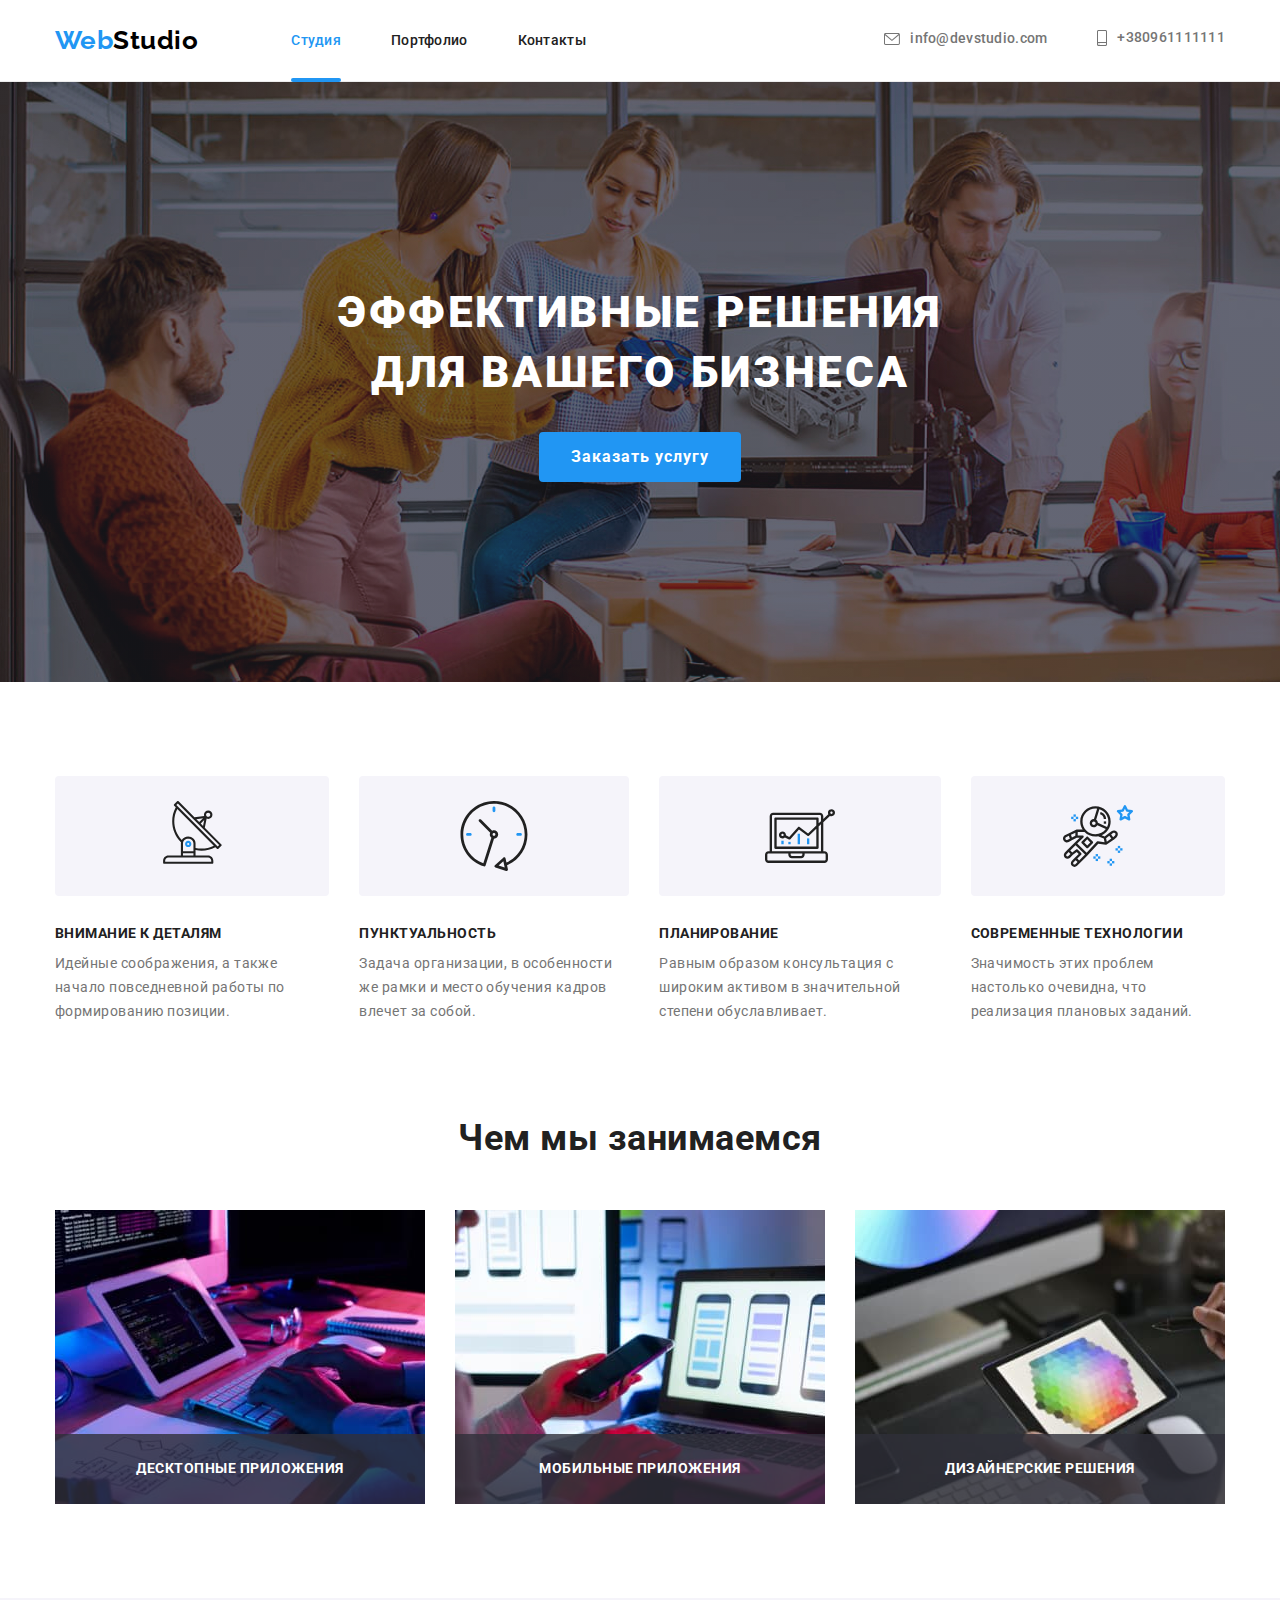
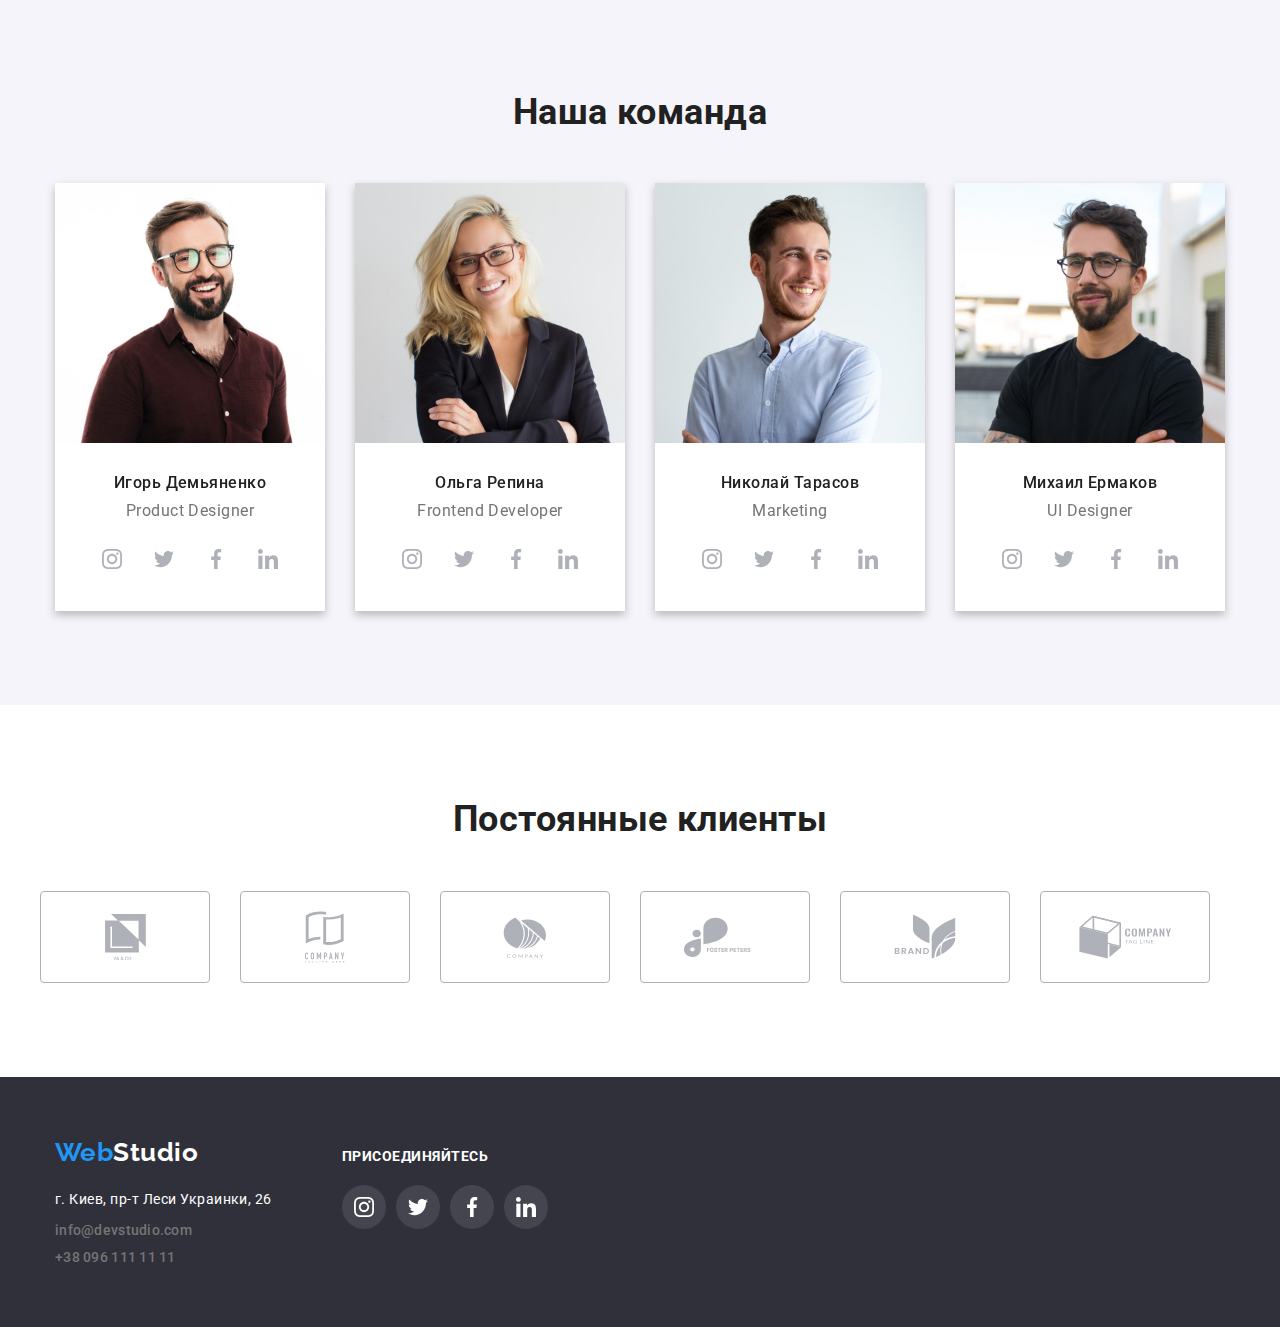
<file: index.html>
<!DOCTYPE html>
<html lang="ru">
<head>
    <meta charset="UTF-8">
    <meta http-equiv="X-UA-Compatible" content="IE=edge">
    <meta name="viewport" content="width=device-width, initial-scale=1.0">
    <title>Document</title>
    <link rel="preconnect" href="https://fonts.gstatic.com">
    <link href="https://fonts.googleapis.com/css2?family=Raleway:wght@700&family=Roboto:wght@400;500;700;900&display=swap" rel="stylesheet">
    <link
    rel="stylesheet"
    href="https://cdnjs.cloudflare.com/ajax/libs/animate.css/4.1.1/animate.min.css"/>
    <link rel="stylesheet" href="https://cdnjs.cloudflare.com/ajax/libs/modern-normalize/1.0.0/modern-normalize.min.css">
    <link rel="stylesheet" href="./css/styles.css">
</head>
<body>
    <!-- Шапка профиля -->
    <header class="header">
        <div class="container header-container">
        <nav class="navigation">
            <a class="logo underline animate__swing animate__animated" href="./index.html"> Web<span class="black-logo">Studio</span></a>
            <ul class="list menu">
                <li class="menu-item">
                    <a class="nav-link current underline" href="./index.html">Студия</a>
                </li>
                <li class="menu-item">
                    <a class="nav-link underline " href="./portfolio.html">Портфолио</a>
                </li>
                <li class="menu-item">
                    <a class="nav-link underline " href="">Контакты</a>
                </li>
            </ul>
        </nav>
        <!-- Адрес -->
        <ul class="social list">
            <li class="menu-item">
               
                <a class="social-links underline" href="mailto:info@devstudio.com">
                     <svg class="icon-header"  width="16px" height="12px">
                        <use href="./images/symbol.svg#icon-envelope"> </use>
                    </svg>
                    info@devstudio.com
                </a>
            </li>
            <li class="menu-item">
            
                <a class="social-links underline" href="tel:+380961111111">
                    <svg class="icon-header" width="10px" height="16px">
                    <use href="./images/symbol.svg#icon-smartphone"></use>
                </svg>  
                +380961111111
                </a></li>
        </ul>
    </div>
    </header>
           <!-- Герой -->
            <section class="section-background background-images">
                    <h1 class="description">
                        Эффективные решения <br>для вашего бизнеса           
                     </h1>
                     <button class="button animate__pulse animate__animated" type="button"  data-modal-open>Заказать услугу</button>   
            </section>
            <section class="section">
               <div class="container">
                <h2 class="visually-hidden">Особенности</h2>
                <ul class="list features">
                    <li class="features-text">
                        <div class="icon-bd">
                            <svg class="icon">
                                <use href="./images/symbol.svg#icon-antenna"></use>
                            </svg>
                        </div>
                        <h3 class="title">Внимание к деталям</h3>
                        <p class="text">Идейные соображения, а также начало повседневной работы по формированию позиции.  </p>

                    </li>
                    <li class="features-text">
                        <div class="icon-bd">
                            <svg class="icon">
                                <use href="./images/symbol.svg#icon-clock"></use>
                            </svg>
                        </div>
                        <h3 class="title">Пунктуальность</h3>
                        <p class="text">Задача организации, в особенности же рамки и место обучения кадров влечет за собой.  </p>
                    </li>
                    <li class="features-text">
                        <div class="icon-bd">
                            <svg class="icon">
                                <use href="./images/symbol.svg#icon-diagram"></use>
                            </svg>
                        </div>
                        <h3 class="title"  >Планирование</h3>
                        <p class="text">Равным образом консультация с широким активом в значительной степени обуславливает.  </p>
                    </li>
                    <li class="features-text">
                        <div class="icon-bd">
                            <svg class="icon">
                                <use href="./images/symbol.svg#icon-astronaut"></use>
                            </svg>
                        </div>
                        <h3 class="title"  >Современные технологии</h3>
                        <p class="text">Значимость этих проблем настолько очевидна, что реализация плановых заданий.  </p>
                    </li>
                </ul>
               </div>
            </section>
            <!--Чем мы занимаемся-->
            <section class="section-heading">
                   <div class="container">
                    <h2 class="heading">Чем мы занимаемся</h2>
                    <ul class=" work-item list">
                        <li class="item">
                           
                            <img src="./images/box1.jpg" alt="Человек печатает на клавиатуре" width="370">
                            <h3 class="item-list-wrapper">Десктопные приложения</h3>
                        
                        </li>
                        <li class="item">
                            <img src="./images/img.jpg" alt="Телефон" width="370">
                            <h3 class="item-list-wrapper">Мобильные приложения</h3>
                        </li>
                        <li class="item">
                             <img src="./images/box3.jpg" alt="Планшет" width="370">
                             <h3 class="item-list-wrapper">Дизайнерские решения</h3>
                        </li>
                    </ul>
                   </div>
        </section>
            <!--  команда  -->
            <section class="staff section">
        <div class="container">
            <h2 class="heading">Наша команда</h2>
                    <ul class="list-staff list ">
                        <li class="list-item-staff">
                    <img src="./images/1.jpg" alt="фото сотрудника 1" width="270">
                    <div class="staff-list-content">
                        <h3 class="title-list">Игорь Демьяненко</h3>
                    <p class="text-work" lang="en">Product Designer</p>
                   
                    <ul class="social-list list">
                        <li class="social-list-item">
                            <a class="social-list-link underline" href="https://www.instagram.com/" 
                            target="_blank"
                            rel="noreferrer noopener">
                            <svg class="social-list-icon">
                                <use href="./images/symbol.svg#icon-instagram"></use>
                            </svg>
                        </a>
                        </li>

                        <li class="social-list-item">
                            <a class="social-list-link underline " href="https://twitter.com/" 
                            target="_blank"
                            rel="noreferrer noopener">
                            <svg class="social-list-icon">
                                <use href="./images/symbol.svg#icon-twitter"></use>
                            </svg>
                        </a>
                        </li>

                        <li class="social-list-item">
                            <a class="social-list-link underline" href="https://www.facebook.com/" 
                            target="_blank"
                            rel="noreferrer noopener">
                            <svg class="social-list-icon">
                                <use href="./images/symbol.svg#icon-facebook"></use>
                            </svg>
                        </a>
                        </li>

                        <li class="social-list-item">
                            <a class="social-list-link underline" href="https://www.linkedin.com/" 
                            target="_blank"
                            rel="noreferrer noopener">
                            <svg class="social-list-icon">
                                <use href="./images/symbol.svg#icon-linkedin"></use>
                            </svg>
                        </a>
                        </li>

                    </ul>
                    </div>
                        </li>
                        <li class="list-item-staff">
                    <img src="./images/2.jpg" alt="фото сотрудника 2" width="270">
                    <div class="staff-list-content">
                        <h3 class="title-list">Ольга Репина</h3>
                    <p class="text-work" lang="en">Frontend Developer</p>
                    <ul class="social-list list">
                        <li class="social-list-item">
                            <a class="social-list-link underline" href="https://www.instagram.com/" 
                            target="_blank"
                            rel="noreferrer noopener">
                            <svg class="social-list-icon">
                                <use href="./images/symbol.svg#icon-instagram"></use>
                            </svg>
                        </a>
                        </li>

                        <li class="social-list-item">
                            <a class="social-list-link underline" href="https://twitter.com/" 
                            target="_blank"
                            rel="noreferrer noopener">
                            <svg class="social-list-icon">
                                <use href="./images/symbol.svg#icon-twitter"></use>
                            </svg>
                        </a>
                        </li>

                        <li class="social-list-item">
                            <a class="social-list-link underline" href="https://www.facebook.com/" 
                            target="_blank"
                            rel="noreferrer noopener">
                            <svg class="social-list-icon">
                                <use href="./images/symbol.svg#icon-facebook"></use>
                            </svg>
                        </a>
                        </li>

                        <li class="social-list-item">
                            <a class="social-list-link underline" href="https://www.linkedin.com/" 
                            target="_blank"
                            rel="noreferrer noopener">
                            <svg class="social-list-icon">
                                <use href="./images/symbol.svg#icon-linkedin"></use>
                            </svg>
                        </a>
                        </li>


                    </ul>
                    </div>
                        </li>
                        <li class="list-item-staff">
                    <img src="./images/3.jpg" alt="фото сотрудника 3 " width="270">
                    <div class="staff-list-content">
                        <h3 class="title-list">Николай Тарасов</h3>
                    <p class="text-work" lang="en">Marketing</p>
                    <ul class="social-list list">
                        <li class="social-list-item">
                            <a class="social-list-link underline" href="https://www.instagram.com/" 
                            target="_blank"
                            rel="noreferrer noopener">
                            <svg class="social-list-icon">
                                <use href="./images/symbol.svg#icon-instagram"></use>
                            </svg>
                        </a>
                        </li>

                        <li class="social-list-item">
                            <a class="social-list-link underline" href="https://twitter.com/" 
                            target="_blank"
                            rel="noreferrer noopener">
                            <svg class="social-list-icon">
                                <use href="./images/symbol.svg#icon-twitter"></use>
                            </svg>
                        </a>
                        </li>

                        <li class="social-list-item">
                            <a class="social-list-link underline" href="https://www.facebook.com/" 
                            target="_blank"
                            rel="noreferrer noopener">
                            <svg class="social-list-icon">
                                <use href="./images/symbol.svg#icon-facebook"></use>
                            </svg>
                        </a>
                        </li>

                        <li class="social-list-item">
                            <a class="social-list-link underline" href="https://www.linkedin.com/" 
                            target="_blank"
                            rel="noreferrer noopener">
                            <svg class="social-list-icon">
                                <use href="./images/symbol.svg#icon-linkedin"></use>
                            </svg>
                        </a>
                        </li>


                    </ul>
                    </div>
                        </li>
                        <li class="list-item-staff">
                    <img src="./images/4.jpg" alt="фото сотрудника 4" width="270">
                    <div class="staff-list-content">
                        <h3 class="title-list">Михаил Ермаков</h3>
                    <p class="text-work" lang="en">UI Designer</p>
                    <ul class="social-list list">
                        <li class="social-list-item">
                            <a class="social-list-link underline" href="https://www.instagram.com/" 
                            target="_blank"
                            rel="noreferrer noopener">
                            <svg class="social-list-icon">
                                <use href="./images/symbol.svg#icon-instagram"></use>
                            </svg>
                        </a>
                        </li>

                        <li class="social-list-item">
                            <a class="social-list-link underline" href="https://twitter.com/" 
                            target="_blank"
                            rel="noreferrer noopener">
                            <svg class="social-list-icon">
                                <use href="./images/symbol.svg#icon-twitter"></use>
                            </svg>
                        </a>
                        </li>

                        <li class="social-list-item">
                            <a class="social-list-link underline" href="https://www.facebook.com/" 
                            target="_blank"
                            rel="noreferrer noopener">
                            <svg class="social-list-icon">
                                <use href="./images/symbol.svg#icon-facebook"></use>
                            </svg>
                        </a>
                        </li>

                        <li class="social-list-item">
                            <a class="social-list-link underline" href="https://www.linkedin.com/" 
                            target="_blank"
                            rel="noreferrer noopener">
                            <svg class="social-list-icon">
                                <use href="./images/symbol.svg#icon-linkedin"></use>
                            </svg>
                        </a>
                        </li>

                    </ul>
                    </div>
                        </li>
                        </ul>
        </div>
            </section>
            <!-- Постоянные клиенты -->
            <section class="section-client">
                <div class="container">
                <h2 class="client">Постоянные клиенты</h2>
                <ul class="icon-client list">
                    <li class="client-list">
                        <a class="icon-link animate__rubberBand animate__animated" href="">
                            <svg class="icon-client" width="41" height="46.7">
                                <use  href="./images/symbol.svg#icon-group"></use>
                            </svg>
                        </a>
                    </li>
                    <li class="client-list">
                        <a class="icon-link animate__rubberBand animate__animated" href="">
                            <svg class="icon-client-svg" width="40" height="52">
                                <use  href="./images/symbol.svg#icon-group1"></use>
                            </svg>
                        </a>
                    </li>
                    <li class="client-list">
                        <a class="icon-link animate__rubberBand animate__animated" href="">
                            <svg class="icon-client" width="43.46" height="41.18">
                                <use  href="./images/symbol.svg#icon-Object"></use>
                            </svg>
                        </a>
                    </li>
                    <li class="client-list">
                        <a class="icon-link animate__rubberBand animate__animated" href="">
                            <svg class="icon-client" width="84.44" height="40.62">
                                <use href="./images/symbol.svg#icon-group2"></use>
                            </svg>
                        </a>
                    </li>
                    <li class="client-list">
                        <a class="icon-link animate__rubberBand animate__animated" href="">
                            <svg class="icon-client" width="62.54" height="45.43">
                                <use href="./images/symbol.svg#icon-group3"></use>
                            </svg>
                        </a>
                    </li>
                    <li class="client-list">
                        <a class="icon-link animate__rubberBand animate__animated" href="">
                            <svg class="icon-client" width="92.79" height="43.93">
                                <use href="./images/symbol.svg#icon-group4"></use>
                            </svg>
                        </a>
                    </li>
                </ul>
            </div>
            </section>
        
            <!-- Футер -->
            <main>
            <footer class="page-footer">
               <div class="general-container container ">
                   <div class="footer-container">
                <a class="logo-footer underline" href="./index.html"> Web<span class="white-logo">Studio</span></a>
                <address class="address">
                    <ul class="list address-link-footer">
                        <li class="list-item-list">
                            <a class="address-link  underline" href="https://goo.gl/maps/HCuwmD3rSAXzaj4Q9"
                                target="_blank"
                                rel="noreferrer noopener">г. Киев, пр-т Леси Украинки, 26</a>
                        </li>
                        <li class="list-item-list">
                        <a class="social-links-footer underline" href="mailto:info@devstudio.com">info@devstudio.com</a> 
                    </li>
                    <li class="list-item-list">
                        <a class="social-links-footer underline" href="tel:+380961111111">+38 096 111 11 11</a>
                    </li>
            </ul>

            </address>
               </div>
               <!-- Присоединяйтесь -->
               <div class="social-footer">
                <p class="social-foorer-title">Присоединяйтесь</p>
                <ul class="social-foorer-list list">
                    <li class="social-footer-icon">
                        <a class="social-footer-link" href="https://www.instagram.com/" 
                        target="_blank"
                        rel="noreferrer noopener">
                        
                        <svg class="footer-icon" width="20" height="20">
                            <use href="./images/symbol.svg#icon-instagram"></use>
                        </svg>
                    </a>
                    </li>
                    <li class="social-footer-icon">
                        <a class="social-footer-link" href="https://twitter.com/"
                        target="_blank"
                        rel="noreferrer noopener">
                    
                        <svg class="footer-icon" width="20" height="20">
                            <use href="./images/symbol.svg#icon-twitter" ></use>
                        </svg>
                    </a>
                    </li>
                    <li class="social-footer-icon">
                        <a class="social-footer-link" href="https://www.facebook.com/"
                        target="_blank"
                        rel="noreferrer noopener">
                    
                        <svg class="footer-icon" width="20" height="20">
                            <use href="./images/symbol.svg#icon-facebook"></use>
                        </svg>
                    </a>
                    </li>
                    <li class="social-footer-icon">
                        <a class="social-footer-link" href="https://www.linkedin.com/" 
                        target="_blank"
                        rel="noreferrer noopener">
                   
                        <svg class="footer-icon" width="20" height="20">
                            <use href="./images/symbol.svg#icon-linkedin"></use>
                        </svg>
                    </a>
                    </li>
                </ul>
               </div>
            </div>
    
            </footer>
    </main>
    <div class="backdrop is-hidden" data-modal>
        <div class="modal" >
        <button class="modal-close-btn "  type="button"  data-modal-close>  
            <svg class="icone-btn" width="18" height="18">
            <use href="./images/symbol.svg#icon-close"></use>
        </svg> 
        </button>
    </div>
    </div>
    
                <script src="./js/modal.js"></script>
</body>
</html>
</file>
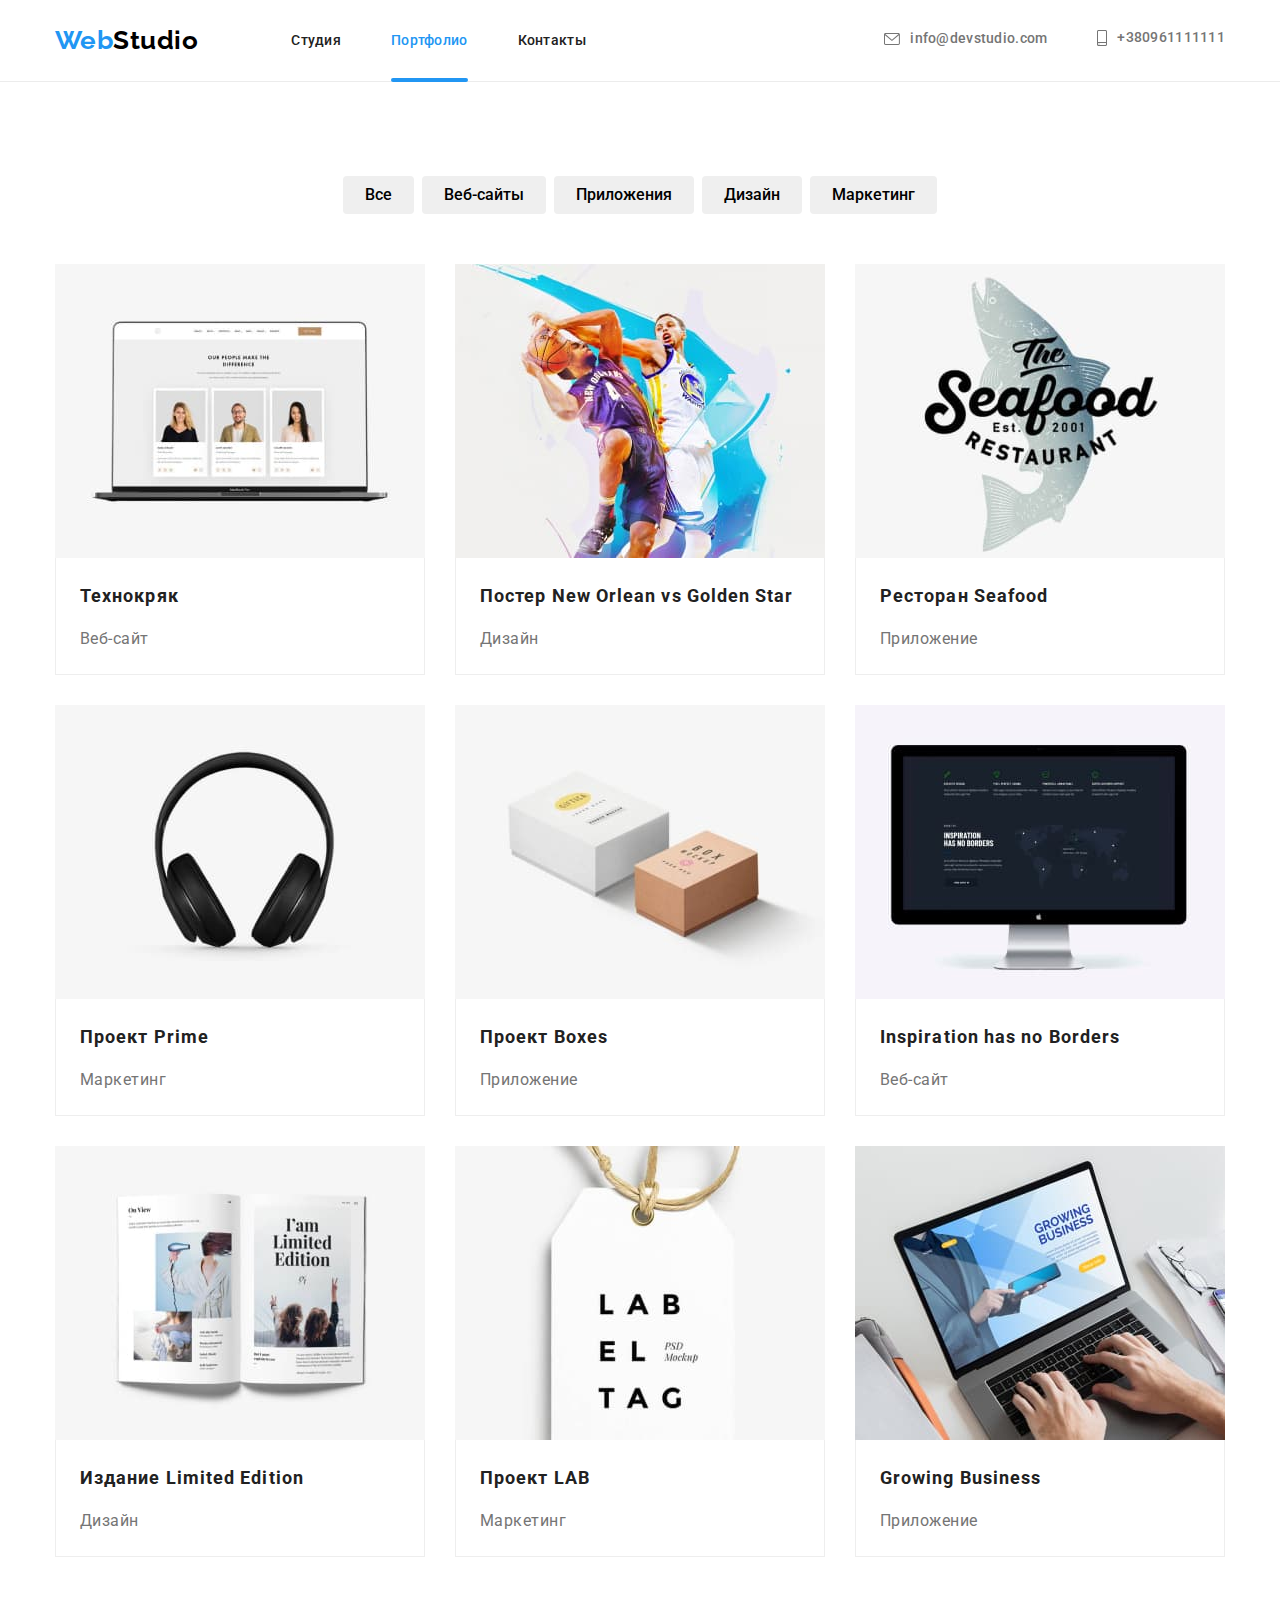
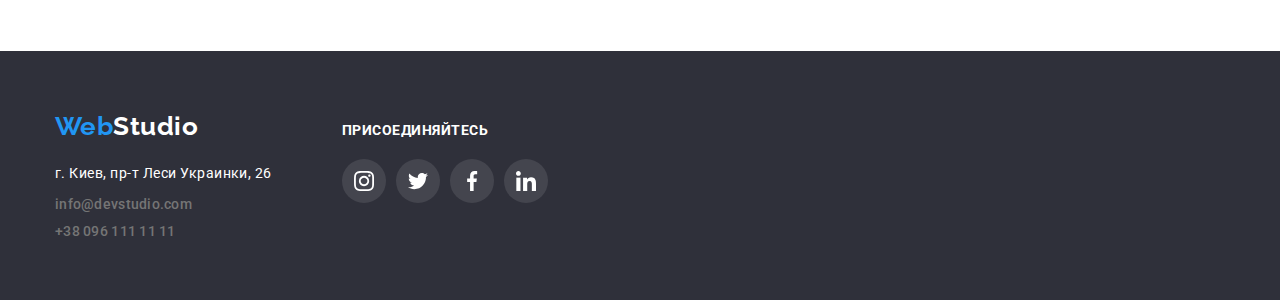
<file: portfolio.html>
<!DOCTYPE html>
<html lang="ru">
<head>
    <meta charset="UTF-8">
    <meta http-equiv="X-UA-Compatible" content="IE=edge">
    <meta name="viewport" content="width=device-width, initial-scale=1.0">
    <title>Document</title>
    <link rel="preconnect" href="https://fonts.gstatic.com">
    <link href="https://fonts.googleapis.com/css2?family=Raleway:wght@700&family=Roboto:wght@400;500;700;900&display=swap" rel="stylesheet">
    <link rel="stylesheet" href="https://cdnjs.cloudflare.com/ajax/libs/modern-normalize/1.0.0/modern-normalize.min.css">
    <link rel="stylesheet" href="./css/styles.css">
</head  >
<body>
    <!-- Шапка профиля -->
    <header class="header">
        <div class="container header-container">
            <nav class="navigation">
                <a class="logo underline    " href="./index.html"> Web<span class="black-logo">Studio</span></a>
                <ul class="list menu">
                    <li class="menu-item">
                        <a class="nav-link underline " href="./index.html">Студия</a>
                    </li>
                    <li class="menu-item">
                        <a class="nav-link underline current" href="./portfolio.html">Портфолио</a>
                    </li>
                    <li class="menu-item">
                        <a class="nav-link underline " href="">Контакты</a>
                    </li>
                </ul>
            </nav>
            <!-- Адрес -->
            <ul class="list social">
                <li class="menu-item">
                    <a class="social-links underline" href="mailto:info@devstudio.com">
                        <svg class="icon-header"  width="16px" height="12px">
                           <use href="./images/symbol.svg#icon-envelope"> </use>
                       </svg>
                       info@devstudio.com
                   </a>
                </li>
                <li class="menu-item">
                    <a class="social-links underline" href="tel:+380961111111">
                        <svg class="icon-header" width="10px" height="16px">
                        <use href="./images/symbol.svg#icon-smartphone"></use>
                    </svg>  
                    +380961111111
                    </a>
                </li>
            </ul>
        </div>
    </header>
     <!-- Кнопки -->
<main>
    <section class="section">
<div class="container">
    <ul class="list list-button-list">
        <li class="button-title">
            <button class="button-list" type="button">Все</button>
        </li>
        <li class="button-title">
            <button class="button-list" type="button">Веб-сайты</button>
        </li>
        <li class="button-title">
            <button class="button-list" type="button">Приложения</button>
        </li>
        <li class="button-title">
            <button class="button-list" type="button">Дизайн</button>
        </li>
        <li class="button-title">
            <button class="button-list" type="button">Маркетинг</button>
        </li>
    </ul>

    <!-- Портфолио -->
    <h2 class="visually-hidden">Портфолио</h2>
    <ul class="list card-set">
        
    <li class="card">
         <a class="link-img underline" href="">
         <div class="team-list-img-wrapper">
            <img src="./images2/img1.jpg" alt="Технокряк" width="370">
            <p class="overlay">Технокряк это современная площадка распространения коронавируса. Компании используют эту платформу для цифрового шпионажа и атак на защищённые сервера конкурентов.</p>
         </div>
             <div class="card-list">
            <h3 class="title-list-card">Технокряк</h3>
         <p class="text-list">Веб-сайт</p>
          </div>
     </a>
    </li>

    <li  class="card">
        <a class="link-img underline" href="">
            <div class="team-list-img-wrapper">
        <img src="./images2/img2.jpg" alt="Картинка баскетболистов" width="370">
        <p class="overlay">Технокряк это современная площадка распространения коронавируса. Компании используют эту платформу для цифрового шпионажа и атак на защищённые сервера конкурентов.</p>
       </div>
        <div class="card-list">
            <h3 class="title-list-card">Постер New Orlean vs Golden Star</h3>
        <p class="text-list">Дизайн</p>
        </div>
    </a>
    </li>

    <li  class="card">
        <a class="link-img underline" href="">
            <div class="team-list-img-wrapper">
        <img src="./images2/img3.jpg" alt="Ресторан Seafood" width="370">
        <p class="overlay">Технокряк это современная площадка распространения коронавируса. Компании используют эту платформу для цифрового шпионажа и атак на защищённые сервера конкурентов.</p>
    </div>
       <div class="card-list">
        <h3 class="title-list-card">Ресторан Seafood</h3>
        <p class="text-list">Приложение</p>
       </div>
    </a>
    </li>

    <li class="card">
        <a class="link-img underline" href="">
            <div class="team-list-img-wrapper">
        <img src="./images2/img4.jpg" alt="Наушники" width="370">
        <p class="overlay">Технокряк это современная площадка распространения коронавируса. Компании используют эту платформу для цифрового шпионажа и атак на защищённые сервера конкурентов.</p>
    </div>
       <div class="card-list">
        <h3 class="title-list-card">Проект Prime</h3>
        <p class="text-list">Маркетинг</p>
       </div>
    </a>
    </li>

    <li class="card">
        <a class="link-img underline" href="">
            <div class="team-list-img-wrapper">
        <img src="./images2/img5.jpg" alt="Проект Boxes" width="370">
        <p class="overlay">Технокряк это современная площадка распространения коронавируса. Компании используют эту платформу для цифрового шпионажа и атак на защищённые сервера конкурентов.</p>
    </div>
       <div class="card-list">
        <h3 class="title-list-card">Проект Boxes</h3>
        <p class="text-list">Приложение</p>
       </div>
    </a>
    </li>
    
    <li class="card">
        <a class="link-img underline" href="">
            <div class="team-list-img-wrapper">
            <img src="./images2/img6.jpg" alt="Монитор компьютера">
            <p class="overlay">Технокряк это современная площадка распространения коронавируса. Компании используют эту платформу для цифрового шпионажа и атак на защищённые сервера конкурентов.</p>
        </div>
            <div class="card-list">
                <h3 class="title-list-card" lang="en">Inspiration has no Borders</h3>
            <p class="text-list">Веб-сайт</p>
            </div>
        </a>
    </li>

    <li class="card">
        <a class="link-img underline" href="">
            <div class="team-list-img-wrapper">
            <img src="./images2/img7.jpg" alt="Книга">
            <p class="overlay">Технокряк это современная площадка распространения коронавируса. Компании используют эту платформу для цифрового шпионажа и атак на защищённые сервера конкурентов.</p>
        </div>
        <div class="card-list">
            <h3 class="title-list-card">Издание Limited Edition</h3>
        <p class="text-list">Дизайн</p>
        </div>
        </a>
    </li>

    <li class="card">
        <a class="link-img underline" href="">
            <div class="team-list-img-wrapper">
            <img src="./images2/img8.jpg" alt="Проект LAB">
            <p class="overlay">Технокряк это современная площадка распространения коронавируса. Компании используют эту платформу для цифрового шпионажа и атак на защищённые сервера конкурентов.</p>
        </div>
       <div class="card-list">
        <h3 class="title-list-card">Проект LAB</h3>
        <p class="text-list">Маркетинг</p>
       </div>
        </a>
    </li>

    <li class="card">
        <a class="link-img underline" href="">
            <div class="team-list-img-wrapper">
            <img src="./images2/img9.jpg" alt="Человек печатает на ноутбуке">
            <p class="overlay">Технокряк это современная площадка распространения коронавируса. Компании используют эту платформу для цифрового шпионажа и атак на защищённые сервера конкурентов.</p>
        </div>
        <div class="card-list">
            <h3 class="title-list-card" lang="en">Growing Business</h3>
        <p class="text-list">Приложение</p>
        </div>
        </a>
    </li>

    </ul>
</section>
</main>
    <!-- Футер -->
    <footer class="page-footer">
        <div class="general-container container ">
            <div class="footer-container">
         <a class="logo-footer underline" href="./index.html"> Web<span class="white-logo">Studio</span></a>
         <address class="address">
             <ul class="list address-link-footer">
                 <li class="list-item-list">
                     <a class="address-link  underline" href="https://goo.gl/maps/HCuwmD3rSAXzaj4Q9"
                         target="_blank"
                         rel="noreferrer noopener">г. Киев, пр-т Леси Украинки, 26</a>
                 </li>
                 <li class="list-item-list">
                 <a class="social-links-footer underline" href="mailto:info@devstudio.com">info@devstudio.com</a> 
             </li>
             <li class="list-item-list">
                 <a class="social-links-footer underline" href="tel:+380961111111">+38 096 111 11 11</a>
             </li>
     </ul>

     </address>
        </div>
        <!-- Присоединяйтесь -->
        <div class="social-footer">
            <p class="social-foorer-title">Присоединяйтесь</p>
            <ul class="social-foorer-list list">
                <li class="social-footer-icon">
                    <a class="social-footer-link" href="https://www.instagram.com/" 
                    target="_blank"
                    rel="noreferrer noopener">
                    
                    <svg class="footer-icon" width="20" height="20">
                        <use href="./images/symbol.svg#icon-instagram"></use>
                    </svg>
                </a>
                </li>
                <li class="social-footer-icon">
                    <a class="social-footer-link" href="https://twitter.com/"
                    target="_blank"
                    rel="noreferrer noopener">
                
                    <svg class="footer-icon" width="20" height="20">
                        <use href="./images/symbol.svg#icon-twitter" ></use>
                    </svg>
                </a>
                </li>
                <li class="social-footer-icon">
                    <a class="social-footer-link" href="https://www.facebook.com/"
                    target="_blank"
                    rel="noreferrer noopener">
                
                    <svg class="footer-icon" width="20" height="20">
                        <use href="./images/symbol.svg#icon-facebook"></use>
                    </svg>
                </a>
                </li>
                <li class="social-footer-icon">
                    <a class="social-footer-link" href="https://www.linkedin.com/" 
                    target="_blank"
                    rel="noreferrer noopener">
               
                    <svg class="footer-icon" width="20" height="20">
                        <use href="./images/symbol.svg#icon-linkedin"></use>
                    </svg>
                </a>
                </li>
            </ul>
           </div>
        </div>

        </footer>
</body>
</html>
</file>
<file: css/styles.css>
:root {
    --title-color: #212121;
    --main-font: 'Roboto', sans-serif;
    --accent-color: #2196F3;
    --logo-text: #000000;
    --page-color:#ffffff;
    --text-color:#757575;
    --background-color:#2F303A;
    --lines-for-frame: #eeeeee ;
}

h1,
h2,
h3,
h4,
h5,
h6,
p {
  margin-top: 0;
  margin-bottom: 0;
}

ul,
ol {
  margin-top: 0;
  margin-bottom: 0;
  padding-left: 0;
}

img {
  display: block;
}

.underline{
    text-decoration: none;
        }
        
.list{
    list-style: none;
}

.section{
  padding-top: 94px;
  padding-bottom: 94px;
}
.section-heading{
  padding-bottom: 94px;
}

body{
    color:  var(--title-color);
    font-family: var(--main-font);
    letter-spacing: 0.03em;
}

.container{
    width: 1200px;
    padding-left: 15px;
    padding-right: 15px;
    margin-left: auto;
    margin-right: auto; 
  }
/* ЛОГОТИП */
.logo, .black-logo{
font-family: 'Raleway', sans-serif;
font-weight: 700;
font-size: 26px;
line-height: 1.20;
color: var(--accent-color);
}

.logo{
  margin-right: 93px;
  display: inline-block;
}

.black-logo{
    color: var(--logo-text) ;   
}
.white-logo{
    color: var(--page-color);
}

/* ============= COMPONENTS ============= */

.header-container {
    display: flex;
    align-items: center;
    justify-content: space-between;
  
  }

.navigation {
  display: flex;
    align-items: center;
  }

.menu {
    display: flex;
    align-items: center;
  }
  .menu-item:not(:last-child){
  margin-right: 50px;    
  }
  
  .header {
    padding-top: 25px;
    padding-bottom: 25px;
    border-bottom: 1px solid #ECECEC;
  }

.nav-link{
font-weight: 500;
font-size: 14px;
line-height: 1.14;
letter-spacing: 0.02em;
color: var(--title-color);  
transition: color 250ms linear ;
}

.nav-link:hover,
.nav-link:focus{
color: var(--accent-color);
}

.current{
    color: var(--accent-color);
    position: relative;
}

.current::after{
  content: '';
  position: absolute;
  display: block;
  width: 100%;
  height: 4px;
  margin-top: 28px;
  border-radius: 4px;
  background: var(--accent-color);
}
.social{
display: flex;
align-items: center;
margin-left: auto;

}

    /* КНОПКА  */
.button{
background: var(--accent-color);
font-family: inherit;
font-weight: 700;
font-size: 16px;
line-height: 1.87;
align-items: center;
text-align: center;
letter-spacing: 0.06em;
padding: 10px 32px;
color: var(--page-color);
border: none;
cursor: pointer;
display: flex;
margin: 0 auto;
border-radius: 4px;

}


.button:hover{
  background-color: #188ce8;
  box-shadow: 0px 4px 4px rgba(0, 0, 0, 0.15);
}
/* ГОЛОВНОЙ ЗАГОЛОВОК */
.section-background{
  background: var(--background-color);
  padding-top:200px;
  padding-bottom: 200px;  
  background-image: linear-gradient(
  rgba(47, 48, 58, 0.4),
  rgba(47, 48, 58, 0.4)), 
  url("..//images2/bg.jpg");
  background-size: cover;
  background-repeat: no-repeat;
 max-width: 1600px;
  height: 600px;
  margin-left: auto;
  margin-right: auto;
 
}


.paragraph-text{
  font-size: 14px;
  line-height: 24px;
  color: var(--text-color);
  }

.main-title{
font-weight: 700;
font-size: 14px;
line-height: 1.14;
text-transform: uppercase;
color: var(--title-color);
}

.description{
 font-weight: 900;
font-size: 44px;
line-height: 60px;
letter-spacing: 0.06em;
text-transform: uppercase;
text-align: center;
color: var(--page-color);
margin-bottom: 30px;
}

.staff{
  background-color:  #F5F4FA;;
}

.heading{
font-weight: 700;
font-size: 36px;
line-height: 1.16;
text-align: center;
margin-bottom: 50px;
}

.text-work{
    font-size: 16px;
    line-height: 1.18;
    text-align: center;
    color: var(--text-color); 
    margin-bottom: 16px;
}

.title{
font-weight: 700;
font-size: 14px;
line-height: 1.14;
margin-bottom: 10px;
text-transform: uppercase;
}

.text{
font-size: 14px;
line-height: 1.71;
color: var(--text-color);
}
.title-list-card{
  font-weight: 700;
font-size: 18px;
line-height: 2;
letter-spacing: 0.06em;
color: var(--title-color);
margin-bottom: 10px;
}

.title-list{
  font-weight: 500;
  font-size: 16px;
  line-height: 1.19;
  text-align: center;
  margin-bottom: 10px;
  color: var(--title-color);

}
.text-list{
font-size: 16px;
line-height: 1.87;
color: var(--text-color);
}

.list-staff{
display: flex;
margin-left: -30px;
margin-top: -30px;
}

.list-item-staff{
  flex-basis: calc((100% - 120px) / 4);
  margin-left: 30px;
  margin-top: 30px;
  background-color: var(--page-color);
  filter: drop-shadow(0px 4px 4px rgba(0, 0, 0, 0.25));
}
.staff-list-content{
padding-top: 30px;
padding-bottom: 30px;
 margin-left: 35px;
margin-right: 35px;
}

.item{
flex-basis: calc((100% - 90px) / 3);
margin-left: 30px;
margin-top: 30px;
}

.work-item{
display: flex;
margin-left: -30px;
  margin-top: -30px;
}

.features{
  display: flex;
  margin-left: -30px;
  margin-top: -30px;
}

.features-text{
margin-left: 30px;
margin-top: 30px;
}
                /* КНОПКА ПОРТФОЛИО */
              
.button-list{
  cursor: pointer;
  font-family: inherit;
  font-weight: 500;
  font-size: 16px;
  line-height: 1.62;
  text-align: center;
  padding: 6px 22px;
  border-radius: 4px;
  border-style: none;
  transition: color 250ms linear, background-color 250ms linear, box-shadow 250ms linear;

  }
  .button-list:hover,
  .button-list:focus{
  background-color: var(--accent-color);
  color: var(--page-color);
  box-shadow: 0px 3px 1px rgba(0, 0, 0, 0.1), 0px 1px 2px rgba(0, 0, 0, 0.08), 0px 2px 2px rgba(0, 0, 0, 0.12);
  }

.list-button-list{
display: flex;
justify-content: center;
margin: 0 0 50px 0;
}
.button-title:not(:last-child){
  margin-right: 8px;
}
              /* КОНЕЦ КНОПКА ПОРТФОЛИО */

              /* ПОТФОЛИО КАРТОЧКИ */

.card-list{
padding: 20px 24px;
border-left: 1px solid  var(--lines-for-frame)  ;
border-bottom: 1px solid var(--lines-for-frame)  ;
border-right: 1px solid  var(--lines-for-frame) ;
}             
              
.card-set{
  display: flex;
  flex-wrap: wrap;

margin-left: -30px;
  margin-top: -30px;
}

.card{
  flex-basis: calc(100% / 3 - 30px);
  margin-left: 30px;
  margin-top: 30px;
  
}

/* КОНЕЦ ФОРТФОЛИО КАРТОЧКИ */

/* ФУТЕР */
.page-footer{
    background: var(--background-color);
    padding: 60px 15px;
    margin-bottom: 0;
 }

 .address{
   font-style: normal;
 }              

.list-item-list:not(:last-child){
  margin-bottom: 9px;
}
/* ЛОГОТИП ФУТЕР */

.logo-footer{
  font-family: 'Raleway', sans-serif;
  font-weight: 700;
  font-size: 26px;
  line-height: 1.19;
  color: var(--accent-color);
  margin-bottom: 20px;
  display: inline-block;
}

.white-logo{
  color: var(--page-color);
}

/* КОНЕЦ ЛОГОТИПА */
.address-link{
  font-size: 14px;
  line-height: 1.71;
  color: var(--page-color);    
  transition: color 250ms linear ;
  
}
.address-link:hover,
.address-link:focus{
  color: var(--accent-color);
}

.social-links{
  font-weight: 500;
  font-size: 14px;
  line-height: 1.14;
  letter-spacing: 0.02em;
  color: var(--text-color);
  align-items: center;
  display: inline-flex; 
  transition: color 250ms linear;
  
} 

.social-links:hover .icon-header,
.social-links:focus .icon-header{
  fill: var(--accent-color);
}
.icon-header{
  margin-right: 10px;
fill: #757575;;
transition: fill 250ms linear;
}

  .social-links:hover,
  .social-links:focus{
  color: var(--accent-color);
  }

.social-links-footer{
  font-weight: 500;
  font-size: 14px;
  line-height: 1.14;
  letter-spacing: 0.02em;
  color: var(--text-color);
  transition:  color 250ms linear;
}

.social-links-footer:hover,
.social-links-footer:focus{
  color: var(--accent-color);
}
  /* КОНЕЦ ФУТЕРА */
  
  .visually-hidden {
    position: absolute;
    width: 1px;
    height: 1px;
    margin: -1px;
    border: 0;
    padding: 0;
    
    white-space: nowrap;
    clip-path: inset(100%);
    clip: rect(0 0 0 0);
    overflow: hidden;
  }

.social-list{
  display: flex;
justify-content: space-between;
}



.social-list-link{
display: flex;
justify-content: center;
align-items: center;
width: 44px;
height: 44px;
background-color: transparent;
border-radius: 50%;
transition:color 250ms linear, background-color 250ms linear ;
}

.social-list-link:hover,
.social-list-link:focus{
  background-color: var(--accent-color);
}

.social-list-link:hover .social-list-icon,
.social-list-link:focus .social-list-icon {
fill: var(--page-color);
}


.social-list-icon{
width: 20px;
height: 20px;
fill: #AFB1B8;
transition: fill 250ms linear;
}

.icon-bd{
  height: 120px;
  border-radius: 4px;
  margin-bottom: 30px;
  background-color: #F5F4FA;
  display: flex;
  justify-content: center;
  align-items: center;
}

.icon{
  width: 70px;
  height: 70px;
}


.client{
font-weight: 700;
font-size: 36px;
line-height: 1.16;
text-align: center;
margin-bottom: 50px;
}

.section-client{
padding-bottom: 94px;
padding-top: 94px;
}

.icon-client{
justify-content: center;
display: flex;
}

.client-list{
  margin-right: 30px;
}

.icon-link{
  display: flex;
  justify-content: center;
    align-items: center;
    width: 170px;
    height: 92px;
    border-radius: 4px;
    border: 1px solid #afb1b8;
    fill: #afb1b8;
    transition: fill 250ms linear, border 250ms linear;
}


.client-list .icon-link:hover, 
.client-list .icon-link:focus{
  fill: var(--accent-color);
  border: 1px solid #2196F3;
}

.social-footer-link{
  display: flex;
  justify-content: center;
  align-items: center;
  width: 44px;
  height: 44px;
  background-color: rgba(255, 255, 255, 0.1);
  border-radius: 50%;
  transition: background-color 250ms linear;
  
}

.social-footer-link:hover ,
.social-footer-link:focus {
background-color: var(--accent-color);
}

.social-foorer-list{
  display: flex;
  justify-content: space-between;
  cursor: pointer;
  
}

.social-foorer-title{
  font-weight: 700;
  font-size: 14px;
  line-height: 1.14;
  text-transform: uppercase;
  color: var(--page-color);
  margin-bottom: 20px;
}


.general-container{
  display: flex;
  align-items: baseline;
}


.social-footer{
  display: block;
  width: 206px;
  /* height: 80px; */
  margin-left: 70px;
}

.footer-icon{
  fill: var(--page-color);
}

/*   Портфолио  */

.team-list-img-wrapper{
position: relative;
overflow: hidden;
}

.overlay{
font-size: 18px;
line-height: 1.55;
position: absolute;
top: 0;
left: 0;
width: 100%;
height: 100%;
color: var(--page-color);
padding: 63px 24px;
background-color:rgba(33, 150, 243, 0.9);
opacity: 0;
transform: translateY(100%);
transition: transform 250ms linear, opacity 250ms linear;
}

.link-img{
  display: block;
}

.link-img:hover,
.link-img:focus{
  box-shadow: 0px 1px 1px rgba(0, 0, 0, 0.12), 0px 4px 4px rgba(0, 0, 0, 0.06), 1px 4px 6px rgba(0, 0, 0, 0.16);

}


.link-img:hover .overlay,
.link-img:focus .overlay{
  opacity: 1;
transform: translateY(0%);


}


/* Чем мы занимаемся */

.item{
  position: relative;
}

.item-list-wrapper{
font-weight: 700;
font-size: 14px;
line-height: 1.14;
text-align: center;text-transform: uppercase;
color: var(--page-color);
background-color: rgba(47, 48, 58, 0.8);;
position: absolute;
bottom: 0px;

display: flex;
justify-content: center;
align-items: center;
height: 70px;
width: 100%;

}


/* модальное окно */
.backdrop{
position: fixed;
top: 0;
left: 0;
width: 100vw;
height: 100vh;
background-color: rgba(0, 0, 0, 0.2);
/* z-index: 100; */

}

.modal{
  position: absolute;
  top: 50%;
  left: 50%;
  transform: translate(-50%, -50%);
  width: 528px;
  height: 580px;
  background-color: var(--page-color);
  box-shadow: 0px 1px 3px rgba(0, 0, 0, 0.12), 0px 1px 1px rgba(0, 0, 0, 0.14), 0px 2px 1px rgba(0, 0, 0, 0.2);
  border-radius: 4px;
}

.icone-btn{
  fill: var(--logo-text);
}

.is-hidden{
  opacity: 0;
  visibility: hidden;
  pointer-events: none;
}
.modal-close-btn{
  background-color: var(--page-color);
  position: absolute;
  justify-content: center;
  align-items: center;
  display: flex;
  top: 8px;
  right: 8px;
  width: 30px;
  height: 30px;
  border: 1px solid rgba(0, 0, 0, 0.1);
  border-radius: 50%;
  cursor: pointer;
  padding: 0; 
}

.modal-close-btn:hover .icone-btn,
.modal-close-btn:focus .icone-btn{
  fill: var(--accent-color);
}
</file>
